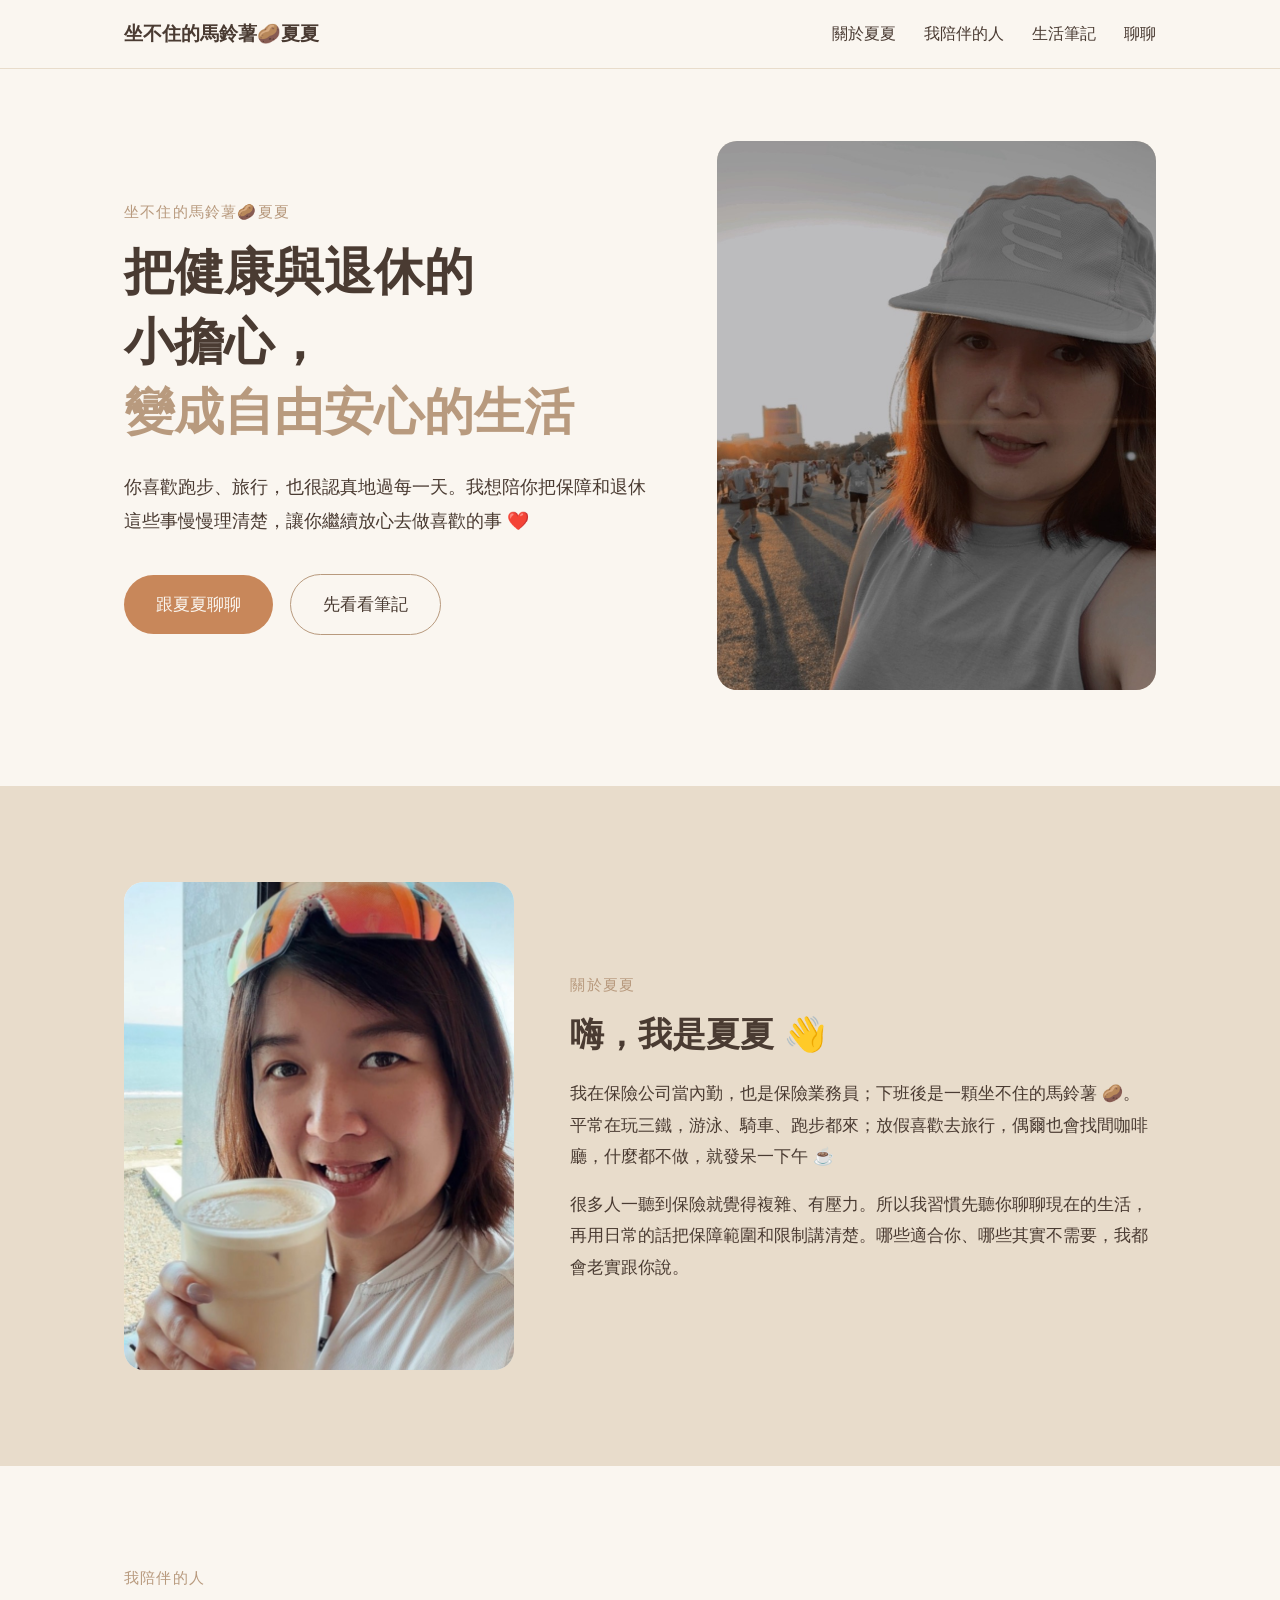
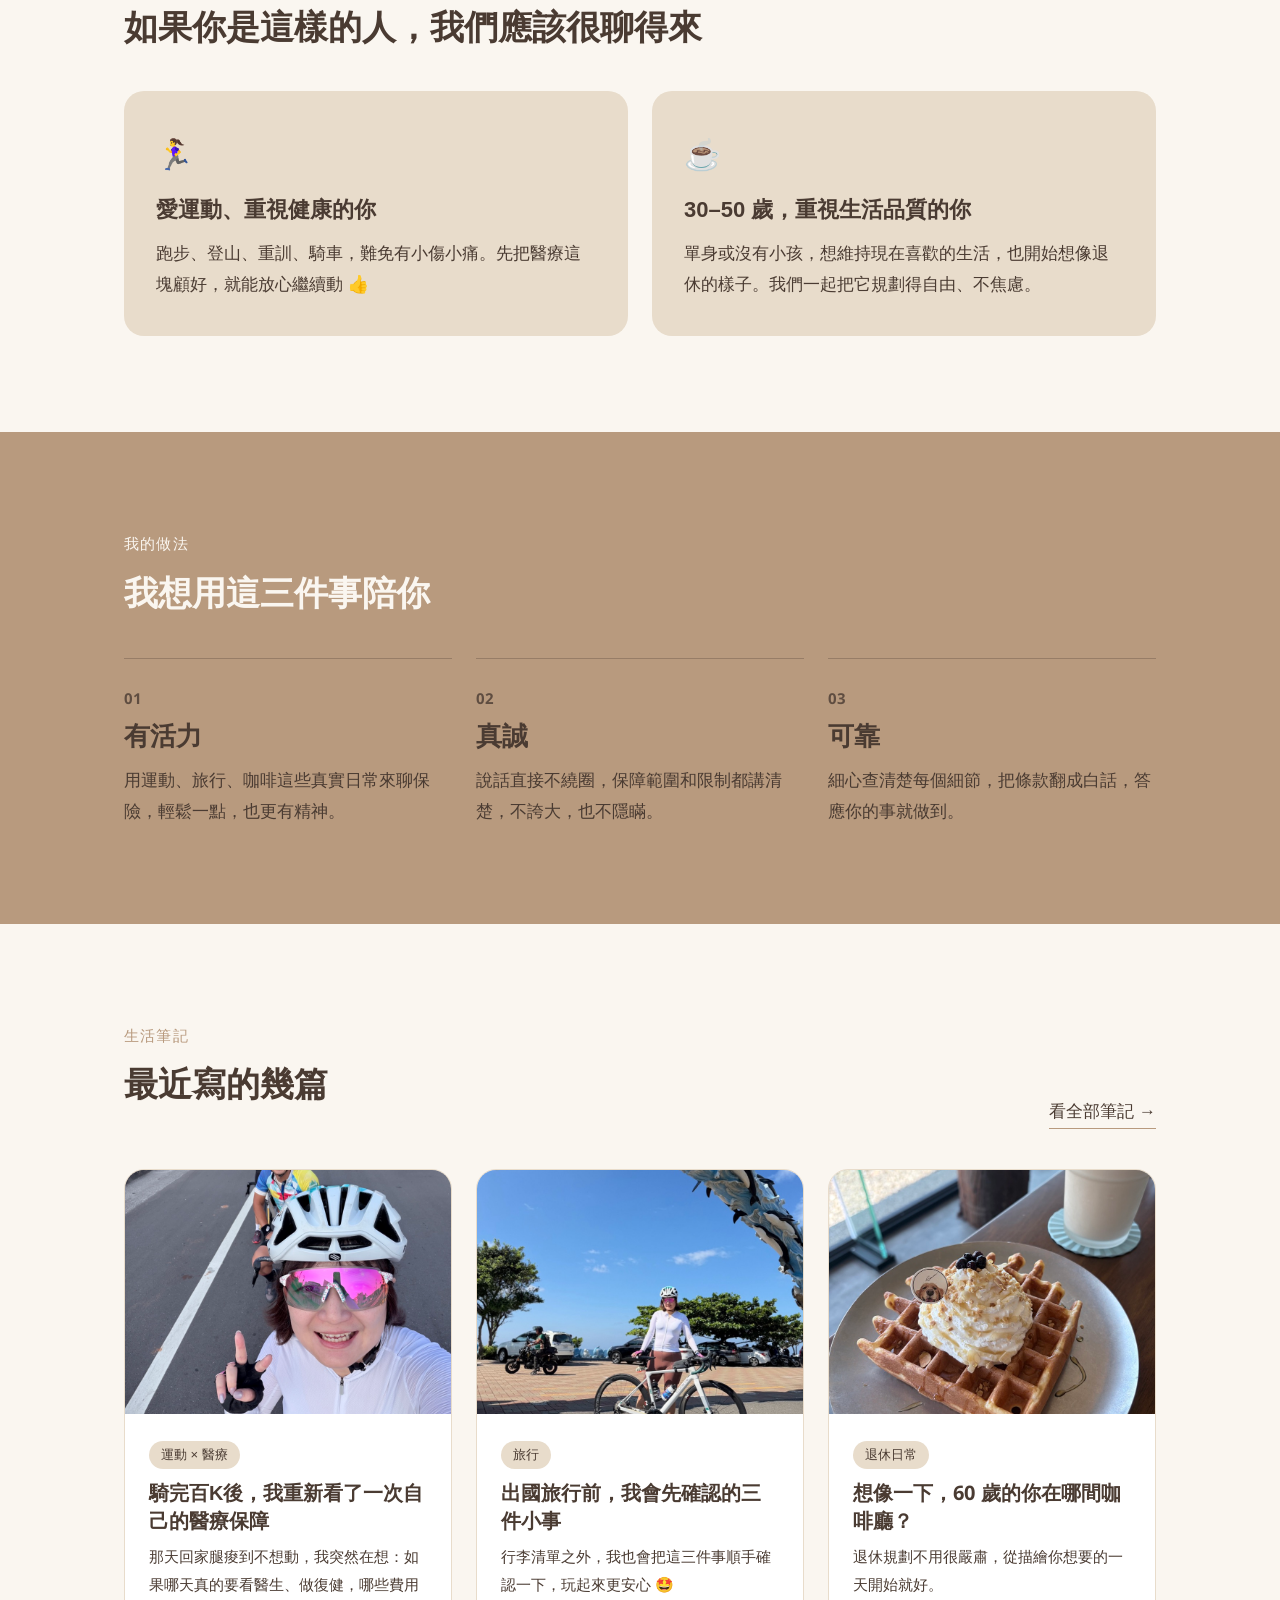
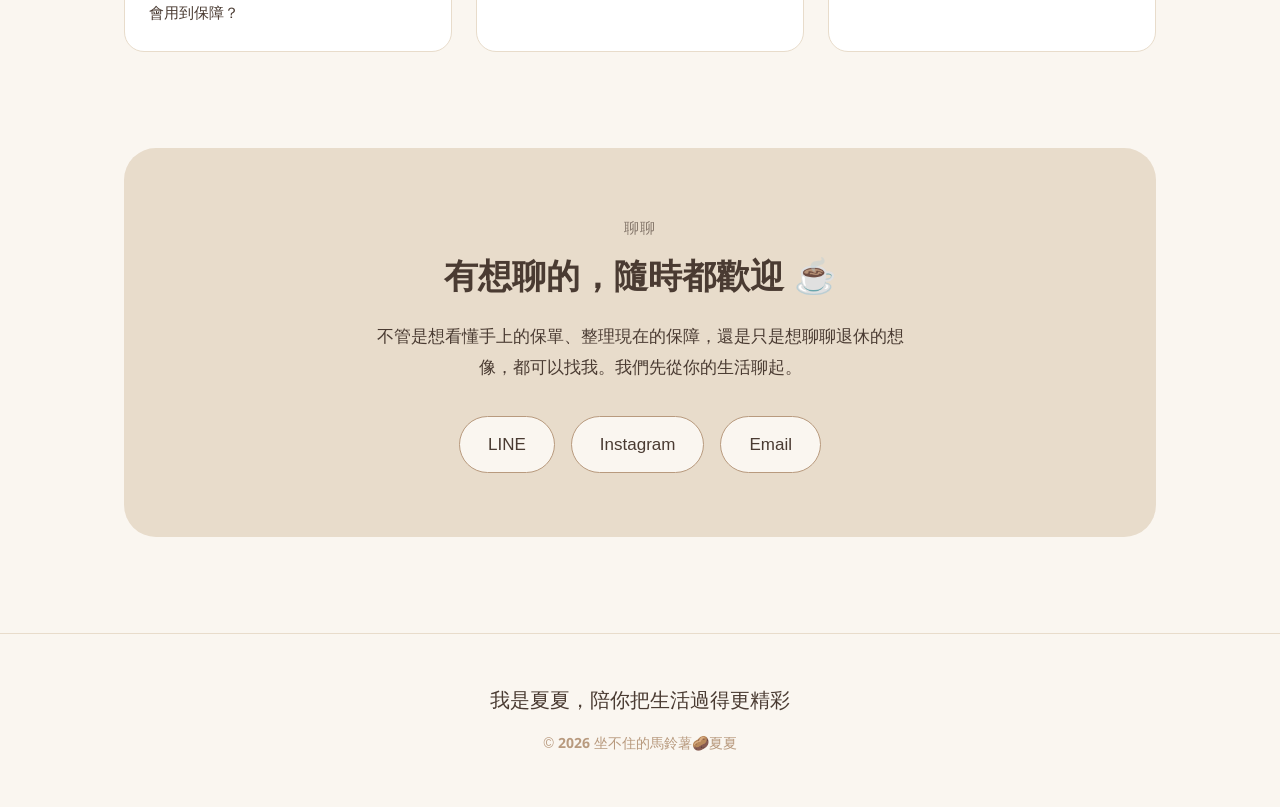
<file: index.html>
<!doctype html>
<html lang="zh-Hant-TW">
<head>
  <meta charset="utf-8">
  <meta name="viewport" content="width=device-width, initial-scale=1">
  <title>坐不住的馬鈴薯🥔夏夏</title>
  <meta name="google-site-verification" content="cuo8aCGmPc-PxOD2pqW4nK3ldcZZVeI9MyO00dR9NMw" />
  <meta name="description" content="我是夏夏，保險公司內勤，也是保險業務員。愛旅行、愛運動，把保險講成白話。">
  <link rel="preconnect" href="https://fonts.googleapis.com">
  <link rel="preconnect" href="https://fonts.gstatic.com" crossorigin>
  <link href="https://fonts.googleapis.com/css2?family=Noto+Sans:wght@500;700&display=swap" rel="stylesheet">
  <link rel="stylesheet" href="css/style.css">
</head>
<body>

  <header>
    <div class="wrap nav">
      <a class="brand-mark" href="#top">坐不住的馬鈴薯🥔夏夏</a>
      <ul>
        <li><a href="#about">關於夏夏</a></li>
        <li><a href="#for-you">我陪伴的人</a></li>
        <li><a href="#notes">生活筆記</a></li>
        <li><a href="#chat">聊聊</a></li>
      </ul>
    </div>
  </header>

  <main id="top">

    <!-- 主視覺 -->
    <section class="hero">
      <div class="wrap">
        <div>
          <span class="eyebrow">坐不住的馬鈴薯🥔夏夏</span>
          <h1><span class="line">把健康與退休的</span><span class="line">小擔心，</span><br><span class="line soft">變成自由安心的生活</span></h1>
          <p>你喜歡跑步、旅行，也很認真地過每一天。我想陪你把保障和退休這些事慢慢理清楚，讓你繼續放心去做喜歡的事 ❤️</p>
          <a class="btn btn-accent" href="#chat">跟夏夏聊聊</a>
          <a class="btn btn-line" href="#notes">先看看筆記</a>
        </div>
        <div class="photo">
          <img src="images/hero.jpg" alt="夏夏在夕陽下的運動場邊微笑自拍" style="object-position: center 40%;">
        </div>
      </div>
    </section>

    <!-- 關於夏夏 -->
    <section class="about" id="about">
      <div class="wrap">
        <div class="photo">
          <img src="images/about.jpg" alt="夏夏在海邊的咖啡廳，手拿一杯咖啡笑著自拍" style="object-position: center 45%;">
        </div>
        <div>
          <span class="eyebrow">關於夏夏</span>
          <h2>嗨，我是夏夏 👋</h2>
          <p>我在保險公司當內勤，也是保險業務員；下班後是一顆坐不住的馬鈴薯 🥔。平常在玩三鐵，游泳、騎車、跑步都來；放假喜歡去旅行，偶爾也會找間咖啡廳，什麼都不做，就發呆一下午 ☕</p>
          <p>很多人一聽到保險就覺得複雜、有壓力。所以我習慣先聽你聊聊現在的生活，再用日常的話把保障範圍和限制講清楚。哪些適合你、哪些其實不需要，我都會老實跟你說。</p>
        </div>
      </div>
    </section>

    <!-- 我陪伴的人 -->
    <section id="for-you">
      <div class="wrap">
        <span class="eyebrow">我陪伴的人</span>
        <h2>如果你是這樣的人，我們應該很聊得來</h2>
        <div class="cards">
          <article class="card">
            <div class="icon">🏃‍♀️</div>
            <h3>愛運動、重視健康的你</h3>
            <p>跑步、登山、重訓、騎車，難免有小傷小痛。先把醫療這塊顧好，就能放心繼續動 👍</p>
          </article>
          <article class="card">
            <div class="icon">☕</div>
            <h3>30–50 歲，重視生活品質的你</h3>
            <p>單身或沒有小孩，想維持現在喜歡的生活，也開始想像退休的樣子。我們一起把它規劃得自由、不焦慮。</p>
          </article>
        </div>
      </div>
    </section>

    <!-- 我的做法 -->
    <section class="values">
      <div class="wrap">
        <span class="eyebrow">我的做法</span>
        <h2>我想用這三件事陪你</h2>
        <div class="values-grid">
          <div class="value">
            <span class="num">01</span>
            <h3>有活力</h3>
            <p>用運動、旅行、咖啡這些真實日常來聊保險，輕鬆一點，也更有精神。</p>
          </div>
          <div class="value">
            <span class="num">02</span>
            <h3>真誠</h3>
            <p>說話直接不繞圈，保障範圍和限制都講清楚，不誇大，也不隱瞞。</p>
          </div>
          <div class="value">
            <span class="num">03</span>
            <h3>可靠</h3>
            <p>細心查清楚每個細節，把條款翻成白話，答應你的事就做到。</p>
          </div>
        </div>
      </div>
    </section>

    <!-- 生活筆記 -->
    <section id="notes">
      <div class="wrap">
        <div class="notes-head">
          <div>
            <span class="eyebrow">生活筆記</span>
            <h2>最近寫的幾篇</h2>
          </div>
          <a class="more" href="#">看全部筆記 →</a>
        </div>
        <div class="notes-grid">
          <a class="note" href="notes/ride-100k.html">
            <div class="photo"><img src="images/note-sport.jpg" alt="夏夏和車友騎車時的自拍" loading="lazy" style="object-position: center 65%;"></div>
            <div class="note-body">
              <span class="tag">運動 × 醫療</span>
              <h3>騎完百K後，我重新看了一次自己的醫療保障</h3>
              <p>那天回家腿痠到不想動，我突然在想：如果哪天真的要看醫生、做復健，哪些費用會用到保障？</p>
            </div>
          </a>
          <a class="note" href="#">
            <div class="photo"><img src="images/note-travel.jpg" alt="夏夏牽著單車站在海豚拱門下" loading="lazy" style="object-position: center 70%;"></div>
            <div class="note-body">
              <span class="tag">旅行</span>
              <h3>出國旅行前，我會先確認的三件小事</h3>
              <p>行李清單之外，我也會把這三件事順手確認一下，玩起來更安心 🤩</p>
            </div>
          </a>
          <a class="note" href="#">
            <div class="photo"><img src="images/note-cafe.jpg" alt="咖啡廳桌上的鬆餅和一杯奶茶，窗邊放著單車安全帽" loading="lazy" style="object-position: center 60%;"></div>
            <div class="note-body">
              <span class="tag">退休日常</span>
              <h3>想像一下，<span class="num">60</span> 歲的你在哪間咖啡廳？</h3>
              <p>退休規劃不用很嚴肅，從描繪你想要的一天開始就好。</p>
            </div>
          </a>
        </div>
      </div>
    </section>

    <!-- 聊聊 -->
    <section class="chat" id="chat">
      <div class="wrap">
        <div class="chat-box">
          <span class="eyebrow">聊聊</span>
          <h2>有想聊的，隨時都歡迎 ☕</h2>
          <p>不管是想看懂手上的保單、整理現在的保障，還是只是想聊聊退休的想像，都可以找我。我們先從你的生活聊起。</p>
          <div class="chat-links">
            <!-- 換成實際的連結 -->
            <a href="#">LINE</a>
            <a href="#">Instagram</a>
            <a href="#">Email</a>
          </div>
        </div>
      </div>
    </section>

  </main>

  <footer>
    <div class="wrap">
      <p class="sign">我是夏夏，陪你把生活過得更精彩</p>
      <small>© <span class="num">2026</span> 坐不住的馬鈴薯🥔夏夏</small>
    </div>
  </footer>

</body>
</html>
</file>
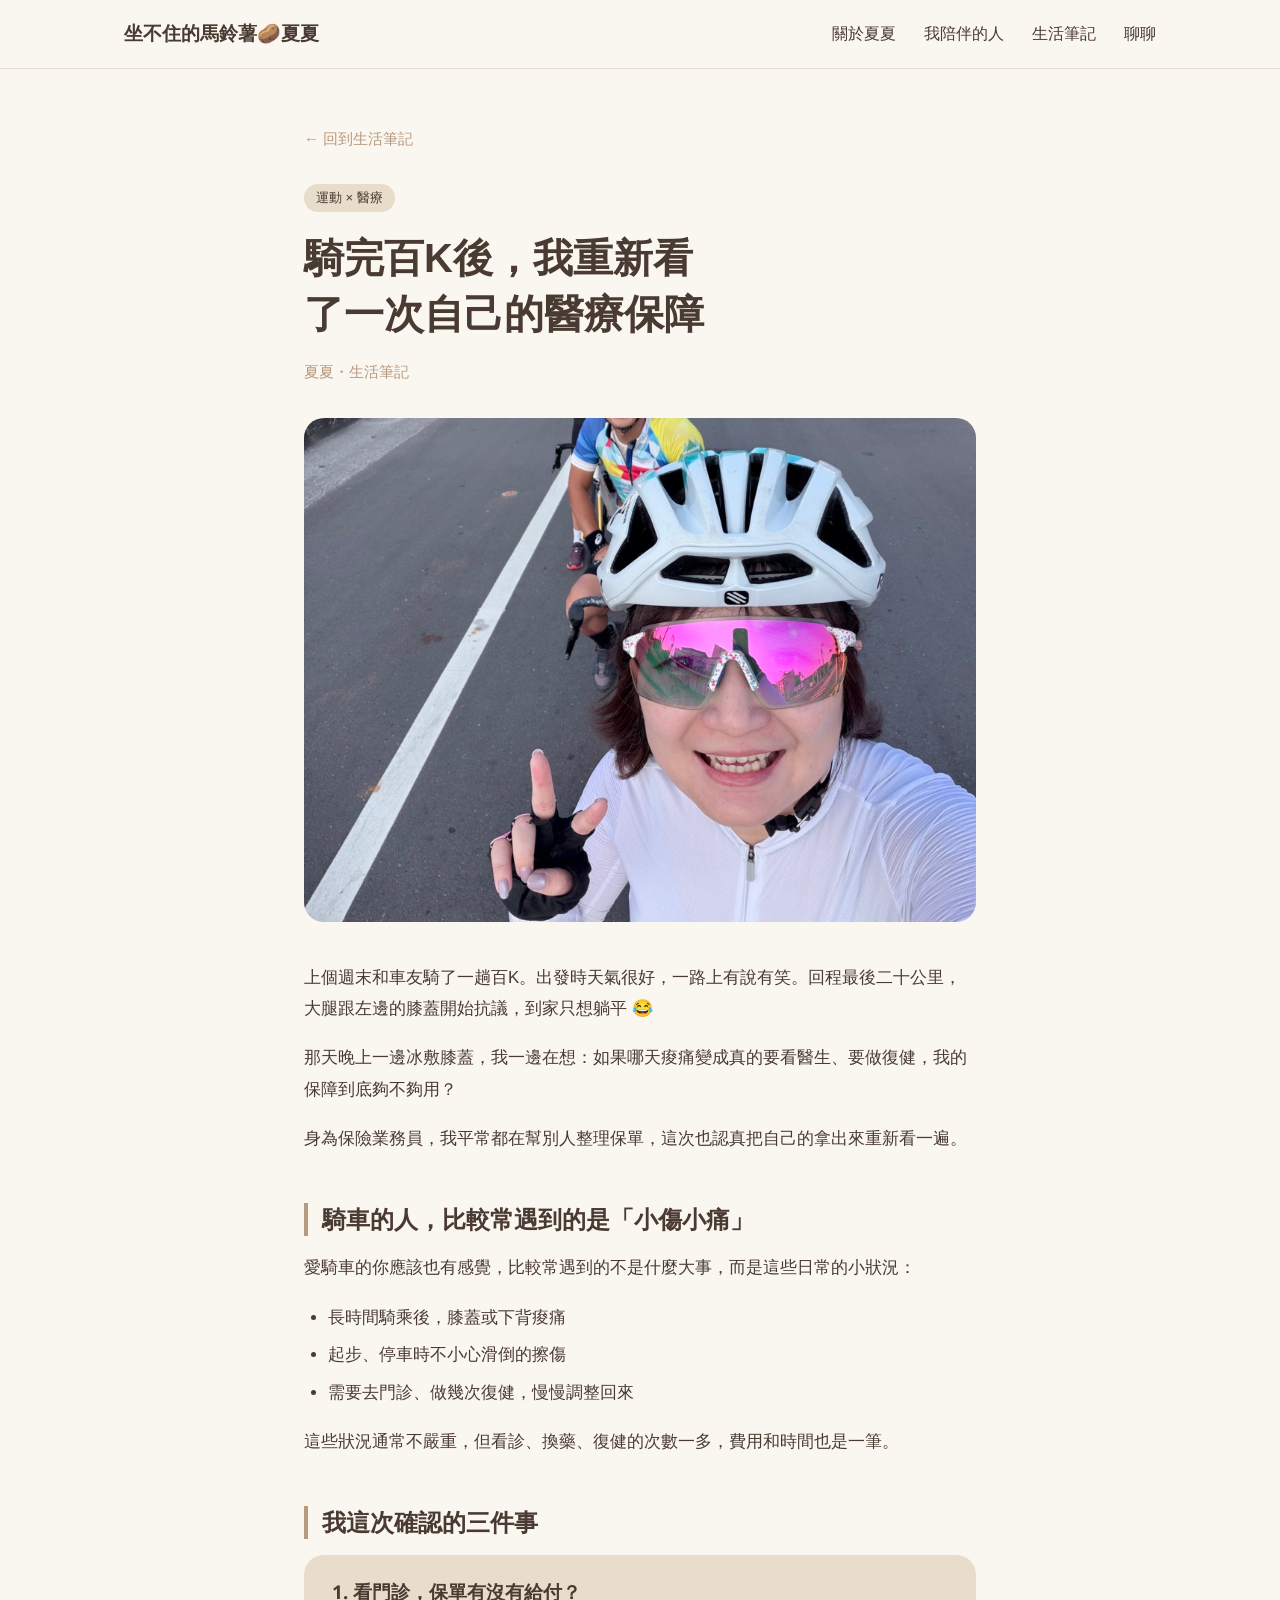
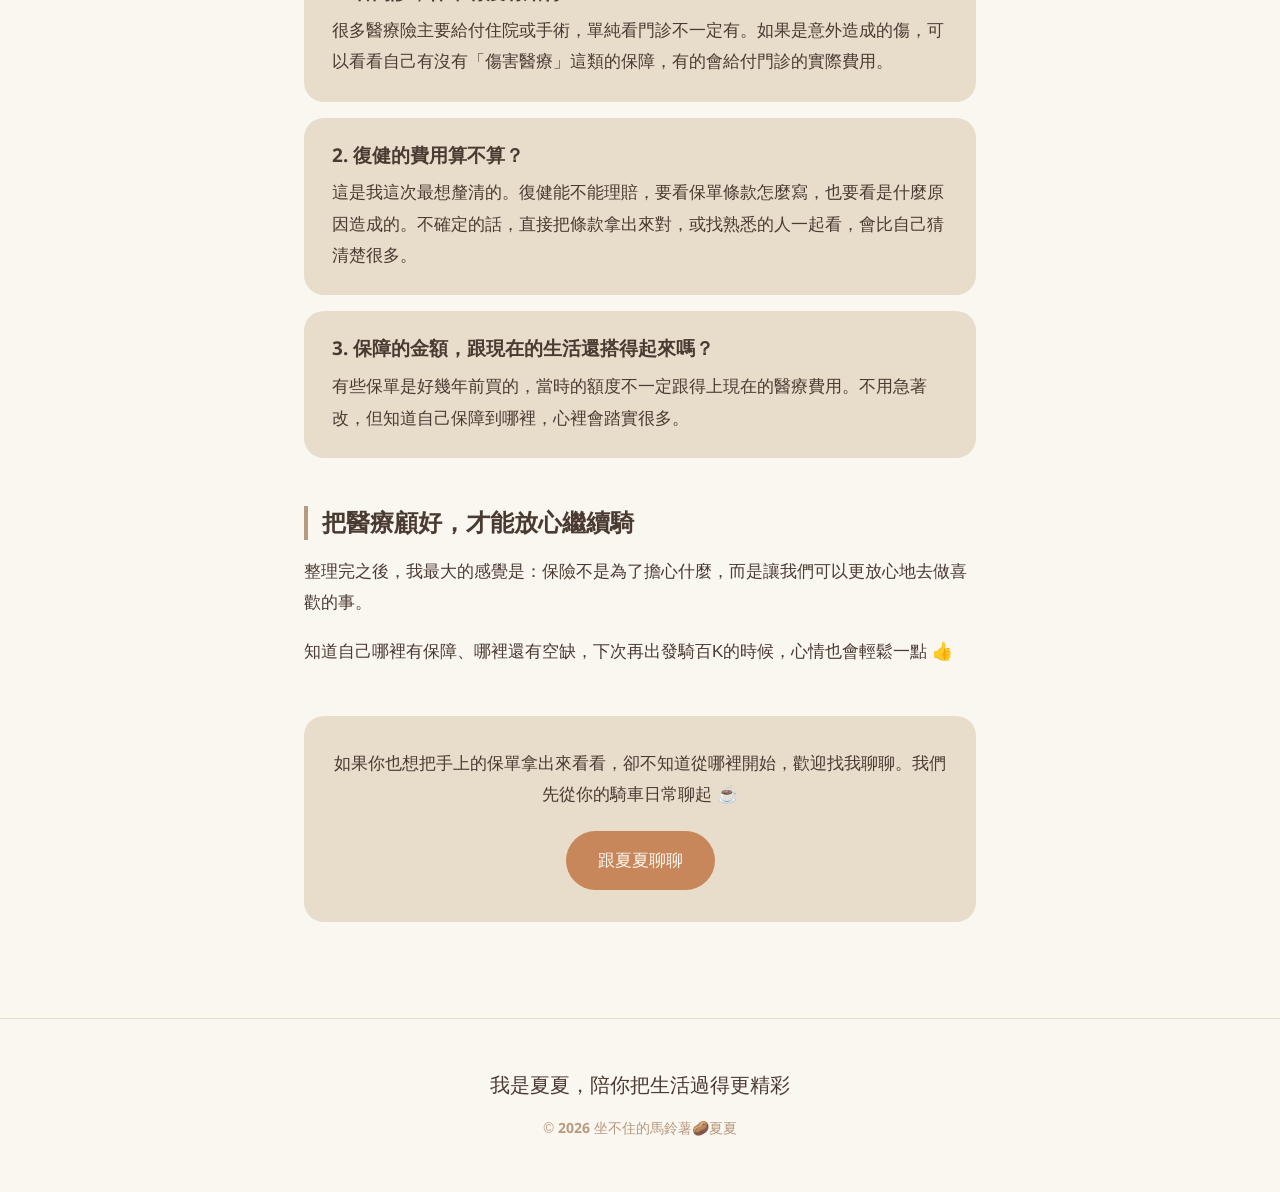
<file: notes/ride-100k.html>
<!doctype html>
<html lang="zh-Hant-TW">
<head>
  <meta charset="utf-8">
  <meta name="viewport" content="width=device-width, initial-scale=1">
  <title>騎完百K後，我重新看了一次自己的醫療保障｜坐不住的馬鈴薯🥔夏夏</title>
  <meta name="description" content="那天回家腿痠到不想動，我突然在想：如果哪天真的要看醫生、做復健，哪些費用會用到保障？">
  <link rel="preconnect" href="https://fonts.googleapis.com">
  <link rel="preconnect" href="https://fonts.gstatic.com" crossorigin>
  <link href="https://fonts.googleapis.com/css2?family=Noto+Sans:wght@500;700&display=swap" rel="stylesheet">
  <link rel="stylesheet" href="../css/style.css">
</head>
<body>

  <header>
    <div class="wrap nav">
      <a class="brand-mark" href="../index.html">坐不住的馬鈴薯🥔夏夏</a>
      <ul>
        <li><a href="../index.html#about">關於夏夏</a></li>
        <li><a href="../index.html#for-you">我陪伴的人</a></li>
        <li><a href="../index.html#notes">生活筆記</a></li>
        <li><a href="../index.html#chat">聊聊</a></li>
      </ul>
    </div>
  </header>

  <main>
    <article class="article">
      <div class="wrap">
        <a class="back" href="../index.html#notes">← 回到生活筆記</a>
        <span class="tag">運動 × 醫療</span>
        <h1>騎完百K後，我重新看了一次自己的醫療保障</h1>
        <p class="meta">夏夏・生活筆記</p>

        <div class="photo cover">
          <img src="../images/note-sport.jpg" alt="夏夏和車友騎車時的自拍" style="object-position: center 65%;">
        </div>

        <p>上個週末和車友騎了一趟百K。出發時天氣很好，一路上有說有笑。回程最後二十公里，大腿跟左邊的膝蓋開始抗議，到家只想躺平 😂</p>
        <p>那天晚上一邊冰敷膝蓋，我一邊在想：如果哪天痠痛變成真的要看醫生、要做復健，我的保障到底夠不夠用？</p>
        <p>身為保險業務員，我平常都在幫別人整理保單，這次也認真把自己的拿出來重新看一遍。</p>

        <h2>騎車的人，比較常遇到的是「小傷小痛」</h2>
        <p>愛騎車的你應該也有感覺，比較常遇到的不是什麼大事，而是這些日常的小狀況：</p>
        <ul>
          <li>長時間騎乘後，膝蓋或下背痠痛</li>
          <li>起步、停車時不小心滑倒的擦傷</li>
          <li>需要去門診、做幾次復健，慢慢調整回來</li>
        </ul>
        <p>這些狀況通常不嚴重，但看診、換藥、復健的次數一多，費用和時間也是一筆。</p>

        <h2>我這次確認的三件事</h2>
        <div class="check">
          <h3><span class="num">1.</span> 看門診，保單有沒有給付？</h3>
          <p>很多醫療險主要給付住院或手術，單純看門診不一定有。如果是意外造成的傷，可以看看自己有沒有「傷害醫療」這類的保障，有的會給付門診的實際費用。</p>
        </div>
        <div class="check">
          <h3><span class="num">2.</span> 復健的費用算不算？</h3>
          <p>這是我這次最想釐清的。復健能不能理賠，要看保單條款怎麼寫，也要看是什麼原因造成的。不確定的話，直接把條款拿出來對，或找熟悉的人一起看，會比自己猜清楚很多。</p>
        </div>
        <div class="check">
          <h3><span class="num">3.</span> 保障的金額，跟現在的生活還搭得起來嗎？</h3>
          <p>有些保單是好幾年前買的，當時的額度不一定跟得上現在的醫療費用。不用急著改，但知道自己保障到哪裡，心裡會踏實很多。</p>
        </div>

        <h2>把醫療顧好，才能放心繼續騎</h2>
        <p>整理完之後，我最大的感覺是：保險不是為了擔心什麼，而是讓我們可以更放心地去做喜歡的事。</p>
        <p>知道自己哪裡有保障、哪裡還有空缺，下次再出發騎百K的時候，心情也會輕鬆一點 👍</p>

        <div class="article-cta">
          <p>如果你也想把手上的保單拿出來看看，卻不知道從哪裡開始，歡迎找我聊聊。我們先從你的騎車日常聊起 ☕</p>
          <a class="btn btn-accent" href="../index.html#chat">跟夏夏聊聊</a>
        </div>
      </div>
    </article>
  </main>

  <footer>
    <div class="wrap">
      <p class="sign">我是夏夏，陪你把生活過得更精彩</p>
      <small>© <span class="num">2026</span> 坐不住的馬鈴薯🥔夏夏</small>
    </div>
  </footer>

</body>
</html>
</file>
<file: css/style.css>
:root {
  /* 品牌色票 */
  --warm-white: #FAF6F0;   /* 底色 40% */
  --milk-tea: #B89A7E;     /* 主色 30% */
  --oat: #E8DCCB;          /* 輔助色 20% */
  --caramel: #C8875A;      /* 強調色 10%，一個畫面只用 1–2 處 */
  --cocoa: #4A3B32;        /* 文字色 */

  /* 字型層級 */
  --font-title: "jf-openhuninn-2.0", "jf open 粉圓", "jf-openhuninn", "GenSenRounded TW", "源泉圓體", "PingFang TC", "Microsoft JhengHei", sans-serif;
  --font-body: "Microsoft JhengHei", "微軟正黑體", "PingFang TC", "Heiti TC", sans-serif;
  --font-num: "Noto Sans", Arial, sans-serif;

  --radius: 20px;
  --max: 1080px;
}

* { box-sizing: border-box; margin: 0; padding: 0; }

html { scroll-behavior: smooth; }

body {
  background: var(--warm-white);
  color: var(--cocoa);
  font-family: var(--font-body);
  font-size: 17px;
  line-height: 1.85;
  -webkit-font-smoothing: antialiased;
}

h1, h2, h3, .brand-mark {
  font-family: var(--font-title);
  font-weight: 700;
  line-height: 1.4;
}

.num { font-family: var(--font-num); font-weight: 700; }

a { color: inherit; }

.wrap { max-width: var(--max); margin: 0 auto; padding: 0 24px; }

section { padding: 96px 0; }

.eyebrow {
  display: inline-block;
  font-family: var(--font-title);
  font-size: 15px;
  letter-spacing: .08em;
  color: var(--milk-tea);
  margin-bottom: 12px;
}

h2 { font-size: clamp(26px, 4vw, 34px); margin-bottom: 20px; }

/* 照片預留位：之後換成夏夏本人的手機隨拍 */
.photo {
  background: var(--oat);
  border-radius: var(--radius);
  display: flex;
  align-items: center;
  justify-content: center;
  text-align: center;
  color: var(--milk-tea);
  font-size: 15px;
  padding: 16px;
  overflow: hidden;
}
.photo:has(img) { padding: 0; }
.photo img { display: block; width: 100%; height: 100%; object-fit: cover; }

/* ── 導覽列 ── */
header {
  position: sticky;
  top: 0;
  z-index: 10;
  background: rgba(250, 246, 240, .92);
  backdrop-filter: blur(8px);
  border-bottom: 1px solid var(--oat);
}
.nav {
  display: flex;
  align-items: center;
  justify-content: space-between;
  height: 68px;
}
.brand-mark { font-size: 19px; text-decoration: none; }
.nav ul { display: flex; gap: 28px; list-style: none; }
.nav ul a { text-decoration: none; font-size: 16px; }
.nav ul a:hover { color: var(--milk-tea); }

/* ── 主視覺 ── */
.hero { padding: 72px 0 96px; }
.hero .wrap {
  display: grid;
  grid-template-columns: 1.1fr .9fr;
  gap: 56px;
  align-items: center;
}
.hero h1 { font-size: clamp(32px, 5.2vw, 50px); margin-bottom: 24px; }
.hero h1 .soft { color: var(--milk-tea); }
.hero h1 .line { display: inline-block; }
.hero p { font-size: 18px; max-width: 30em; margin-bottom: 36px; }
.hero .photo { aspect-ratio: 4 / 5; }

.btn {
  display: inline-block;
  padding: 14px 32px;
  border-radius: 999px;
  text-decoration: none;
  font-family: var(--font-title);
  font-size: 17px;
  transition: transform .15s ease;
}
.btn:hover { transform: translateY(-2px); }
.btn-accent { background: var(--caramel); color: var(--warm-white); }
.btn-line { border: 1.5px solid var(--milk-tea); margin-left: 12px; }

/* ── 關於夏夏 ── */
.about { background: var(--oat); }
.about .wrap {
  display: grid;
  grid-template-columns: .8fr 1.2fr;
  gap: 56px;
  align-items: center;
}
.about .photo { aspect-ratio: 4 / 5; background: var(--warm-white); }
.about p + p { margin-top: 16px; }

/* ── 我陪伴的人 ── */
.cards {
  display: grid;
  grid-template-columns: repeat(2, 1fr);
  gap: 24px;
  margin-top: 40px;
}
.card {
  background: var(--oat);
  border-radius: var(--radius);
  padding: 36px 32px;
}
.card .icon { font-size: 30px; margin-bottom: 12px; }
.card h3 { font-size: 22px; margin-bottom: 12px; }

/* ── 我的做法 ── */
.values { background: var(--milk-tea); color: var(--cocoa); }
.values .eyebrow, .values h2 { color: var(--warm-white); }
.values-grid {
  display: grid;
  grid-template-columns: repeat(3, 1fr);
  gap: 24px;
  margin-top: 40px;
}
.value {
  border-top: 1.5px solid rgba(74, 59, 50, .3);
  padding-top: 24px;
}
.value .num { font-size: 15px; opacity: .8; }
.value h3 { font-size: 26px; margin: 4px 0 10px; }

/* ── 生活保險筆記 ── */
.notes-head {
  display: flex;
  justify-content: space-between;
  align-items: flex-end;
  gap: 16px;
  flex-wrap: wrap;
}
.notes-grid {
  display: grid;
  grid-template-columns: repeat(3, 1fr);
  gap: 24px;
  margin-top: 40px;
}
.note {
  text-decoration: none;
  display: flex;
  flex-direction: column;
  border: 1px solid var(--oat);
  border-radius: var(--radius);
  overflow: hidden;
  background: #fff;
  transition: transform .15s ease;
}
.note:hover { transform: translateY(-4px); }
.note .photo { aspect-ratio: 4 / 3; border-radius: 0; }
.note-body { padding: 24px; }
.tag {
  display: inline-block;
  font-size: 13px;
  background: var(--oat);
  border-radius: 999px;
  padding: 2px 12px;
  margin-bottom: 10px;
}
.note h3 { font-size: 20px; margin-bottom: 8px; }
.note p { font-size: 15px; }
.more { font-family: var(--font-title); text-decoration: none; border-bottom: 1.5px solid var(--milk-tea); }

/* ── 聊聊 ── */
.chat { padding-top: 0; }
.chat-box {
  background: var(--oat);
  border-radius: 32px;
  padding: 64px 48px;
  text-align: center;
}
.chat-box .eyebrow { color: var(--cocoa); opacity: .6; }
.chat-box p { max-width: 32em; margin: 0 auto 32px; }
.chat-links { display: flex; gap: 16px; justify-content: center; flex-wrap: wrap; }
.chat-links a {
  text-decoration: none;
  background: var(--warm-white);
  border: 1.5px solid var(--milk-tea);
  border-radius: 999px;
  padding: 12px 28px;
  font-family: var(--font-title);
}

/* ── 頁尾 ── */
footer { border-top: 1px solid var(--oat); padding: 48px 0; text-align: center; }
.sign { font-family: var(--font-title); font-size: 20px; margin-bottom: 8px; }
footer small { color: var(--milk-tea); font-size: 14px; }

/* ── 文章頁 ── */
.article { padding: 56px 0 96px; }
.article .wrap { max-width: 720px; }
.back { display: block; width: fit-content; text-decoration: none; font-size: 15px; color: var(--milk-tea); margin-bottom: 28px; }
.back:hover { color: var(--cocoa); }
.article h1 { font-size: clamp(26px, 4.6vw, 40px); margin: 8px 0 16px; text-wrap: balance; }
.article .meta { font-size: 15px; color: var(--milk-tea); margin-bottom: 32px; }
.article .cover { aspect-ratio: 4 / 3; margin-bottom: 40px; }
.article h2 { font-size: 24px; margin: 48px 0 16px; padding-left: 14px; border-left: 4px solid var(--milk-tea); }
.article p { margin-bottom: 18px; }
.article ul { margin: 0 0 18px 1.4em; }
.article li { margin-bottom: 6px; }
.check {
  background: var(--oat);
  border-radius: var(--radius);
  padding: 24px 28px;
  margin-bottom: 16px;
}
.check h3 { font-size: 19px; margin-bottom: 8px; }
.check p:last-child { margin-bottom: 0; }
.article-cta {
  background: var(--oat);
  border-radius: var(--radius);
  padding: 32px 28px;
  margin-top: 48px;
  text-align: center;
}
.article-cta p { margin-bottom: 20px; }

/* ── 手機版 ── */
@media (max-width: 820px) {
  section { padding: 72px 0; }
  .wrap { padding: 0 16px; }
  .nav ul { display: none; }
  .hero { padding: 40px 0 72px; }
  .hero h1 { font-size: min(32px, 8.4vw); }
  .hero .wrap, .about .wrap { grid-template-columns: 1fr; gap: 36px; }
  .hero .photo { aspect-ratio: 4 / 3; order: -1; }
  .about .photo { max-width: 280px; }
  .cards, .values-grid, .notes-grid { grid-template-columns: 1fr; }
  .btn { display: block; text-align: center; }
  .btn-line { margin: 12px 0 0; }
  .chat-box { padding: 48px 24px; border-radius: 24px; }
}
</file>
